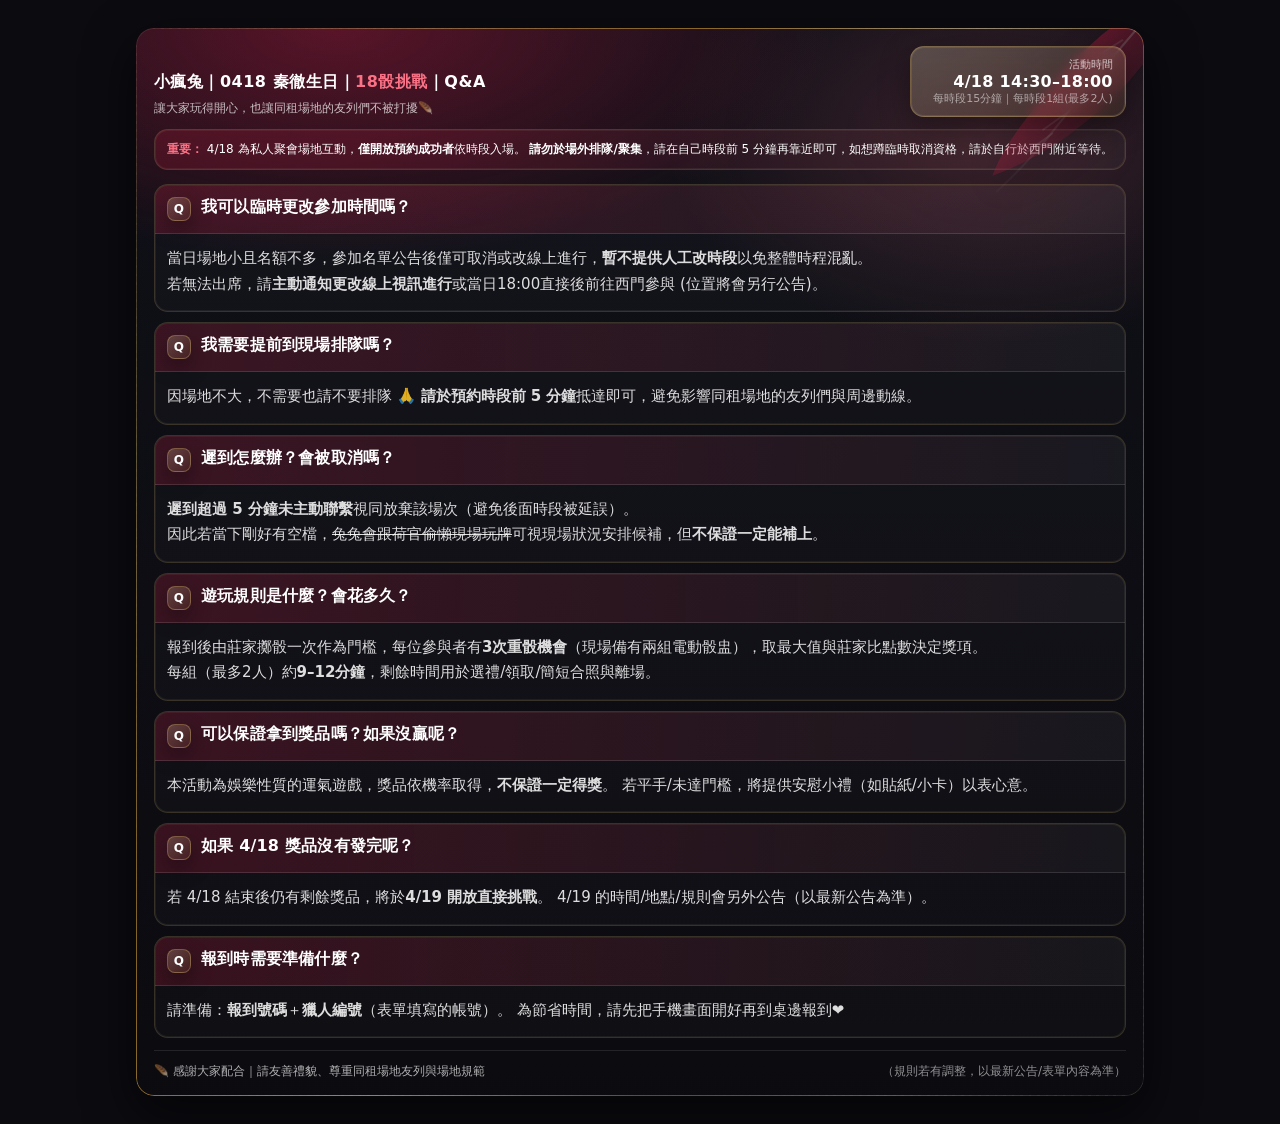
<file: 0418-Happy-birthday.html>
<!doctype html>
<html lang="zh-Hant">

<head>
  <meta charset="utf-8" />
  <meta name="viewport" content="width=device-width, initial-scale=1" />
  <meta name="color-scheme" content="dark" />
  <title>小瘋兔｜0418 秦徹生日｜心跳加4激秦18骰挑戰 Q&A</title>
  <meta name="description" content="0418 秦徹生日應援｜18骰挑戰｜預約制 Q&A 說明" />
</head>

<body style="margin:0; background:#0b0b10;">
  <!-- 讓整頁置中＋上下留白 -->
  <main style="min-height:100vh; display:flex; align-items:flex-start; justify-content:center;">

    <!-- QA 說明（同風格：紅黑漸層＋羽毛＋金箔框）｜可直接貼到表單說明/網站 -->
    <div style="
  --red:#e11d48;
  --red2:#fb7185;
  --black:#0b0b10;
  --ink:#101018;
  --line:rgba(255,255,255,.12);
  --muted:rgba(255,255,255,.72);

  /* premium gold foil */
  --gold1:#f6e7b8;
  --gold2:#d7b86a;
  --gold3:#a67c2b;
  --gold4:#7a5a1f;

  font-family:system-ui,-apple-system,Segoe UI,Roboto,'Noto Sans TC',Arial;
  background:#0b0b10;
  padding:28px;
  color:#fff;
">

      <div style="
    position:relative;
    max-width:980px;
    margin:0 auto;
    padding:18px 18px 16px;
    border-radius:18px;
    background:
      radial-gradient(900px 420px at 20% 0%, rgba(225,29,72,.35), transparent 55%),
      radial-gradient(600px 380px at 85% 10%, rgba(251,113,133,.18), transparent 55%),
      linear-gradient(180deg, rgba(16,16,24,.98), rgba(11,11,16,.98));
    box-shadow:0 18px 50px rgba(0,0,0,.55);
    overflow:hidden;
  ">

        <!-- GOLD FOIL FRAME -->
        <div style="
      position:absolute; inset:0; border-radius:18px; padding:1px;
      background:
        linear-gradient(120deg,
          rgba(246,231,184,.10) 0%,
          rgba(215,184,106,.55) 18%,
          rgba(166,124,43,.95) 35%,
          rgba(246,231,184,.65) 52%,
          rgba(122,90,31,.95) 70%,
          rgba(215,184,106,.55) 84%,
          rgba(246,231,184,.12) 100%),
        repeating-linear-gradient(135deg,
          rgba(255,255,255,.05) 0 2px,
          rgba(0,0,0,0) 2px 6px);
      pointer-events:none;
      -webkit-mask:
        linear-gradient(#000 0 0) content-box,
        linear-gradient(#000 0 0);
      -webkit-mask-composite:xor;
              mask-composite:exclude;
      opacity:.85;
      filter:drop-shadow(0 10px 18px rgba(0,0,0,.55));
    "></div>

        <!-- Feather (top-right) -->
        <svg width="240" height="240" viewBox="0 0 260 260"
          style="position:absolute; top:-46px; right:-56px; opacity:.40; filter:drop-shadow(0 10px 18px rgba(0,0,0,.55)); pointer-events:none;">
          <defs>
            <linearGradient id="featherGradFAQ" x1="0" y1="0" x2="1" y2="1">
              <stop offset="0" stop-color="#fb7185" stop-opacity="0.95" />
              <stop offset="0.35" stop-color="#e11d48" stop-opacity="0.85" />
              <stop offset="1" stop-color="#0b0b10" stop-opacity="0.2" />
            </linearGradient>
            <linearGradient id="featherStemFAQ" x1="0" y1="0" x2="0" y2="1">
              <stop offset="0" stop-color="#ffffff" stop-opacity="0.45" />
              <stop offset="1" stop-color="#ffffff" stop-opacity="0.06" />
            </linearGradient>
          </defs>
          <path d="M205 28 C160 40, 110 98, 78 140 C58 165, 43 188, 35 210
               C66 199, 94 183, 119 165 C165 132, 206 86, 220 54
               C226 41, 220 24, 205 28Z" fill="url(#featherGradFAQ)" />
          <path d="M210 30 C170 74, 132 122, 94 170 C76 192, 55 213, 40 227" fill="none" stroke="url(#featherStemFAQ)"
            stroke-width="2.2" stroke-linecap="round" />
          <g stroke="#fff" stroke-opacity=".22" stroke-linecap="round">
            <path d="M176 63 L152 78" stroke-width="2" />
            <path d="M165 78 L138 96" stroke-width="2" />
            <path d="M150 96 L122 115" stroke-width="2" />
            <path d="M136 115 L106 136" stroke-width="2" />
            <path d="M118 140 L90 160" stroke-width="2" />
            <path d="M100 164 L70 186" stroke-width="2" />
          </g>
        </svg>

        <!-- Header -->
        <div style="display:flex; align-items:flex-end; justify-content:space-between; gap:12px; position:relative;">
          <div>
            <h2 style="margin:0; font-size:16px; letter-spacing:.5px; color:#fff;">
              小瘋兔｜0418 秦徹生日｜<span style="color:var(--red2); font-weight:800;">18骰挑戰</span>｜Q&A
            </h2>
            <div style="margin-top:6px; font-size:12px; color:var(--muted); line-height:1.5;">
              讓大家玩得開心，也讓同租場地的友列們不被打擾🪶
            </div>
          </div>

          <div style="
        text-align:right;
        padding:10px 12px;
        border-radius:14px;
        background:
          linear-gradient(135deg, rgba(246,231,184,.20), rgba(166,124,43,.10)),
          linear-gradient(180deg, rgba(255,255,255,.06), rgba(255,255,255,.02));
        border:1px solid rgba(215,184,106,.35);
        box-shadow:0 10px 30px rgba(0,0,0,.35), 0 0 0 1px rgba(246,231,184,.10) inset;
        backdrop-filter:blur(6px);
        color:#fff;
        min-width:190px;
      ">
            <div style="font-size:11px; color:rgba(255,255,255,.72);">活動時間</div>
            <div style="font-size:16px; font-weight:900; letter-spacing:.3px; color:#fff;">4/18 14:30–18:00</div>
            <div style="font-size:11px; color:rgba(255,255,255,.55);">每時段15分鐘｜每時段1組(最多2人)</div>
          </div>
        </div>

        <!-- Notice pill -->
        <div style="
      margin-top:12px;
      padding:10px 12px;
      border-radius:14px;
      background:linear-gradient(90deg, rgba(225,29,72,.18), rgba(255,255,255,.03));
      border:1px solid rgba(215,184,106,.18);
      color:#fff;
      font-size:12px;
      line-height:1.6;
      box-shadow:0 0 0 1px rgba(246,231,184,.06) inset;
    ">
          <span style="color:var(--red2); font-weight:800;">重要：</span>
          4/18 為私人聚會場地互動，<b style="font-weight:800;">僅開放預約成功者</b>依時段入場。
          <b style="font-weight:800;">請勿於場外排隊/聚集</b>，請在自己時段前 5 分鐘再靠近即可，如想蹲臨時取消資格，請於自行於西門附近等待。
        </div>

        <!-- FAQ cards -->
        <div style="margin-top:14px; display:grid; grid-template-columns:1fr; gap:10px;">

          <!-- Card template -->
          <div style="
        border-radius:14px;
        border:1px solid rgba(215,184,106,.20);
        background:rgba(255,255,255,.02);
        box-shadow:0 0 0 1px rgba(246,231,184,.06) inset;
        overflow:hidden;
      ">
            <div style="
          padding:12px 12px;
          background:linear-gradient(90deg, rgba(225,29,72,.20), rgba(255,255,255,.03));
          border-bottom:1px solid var(--line);
          display:flex; gap:10px; align-items:flex-start;
        ">
              <div style="
            width:22px; height:22px; border-radius:8px;
            background:linear-gradient(135deg, rgba(246,231,184,.22), rgba(166,124,43,.10));
            border:1px solid rgba(215,184,106,.35);
            box-shadow:0 8px 20px rgba(0,0,0,.35);
            display:flex; align-items:center; justify-content:center;
            font-size:12px; font-weight:900; color:#fff; flex:0 0 auto;
          ">Q</div>
              <div style="font-weight:800; letter-spacing:.2px;">我可以臨時更改參加時間嗎？</div>
            </div>
            <div style="padding:12px 12px 14px; color:rgba(255,255,255,.86); font-size:15px; line-height:1.7;">
              當日場地小且名額不多，參加名單公告後僅可取消或改線上進行，<b style="font-weight:900;">暫不提供人工改時段</b>以免整體時程混亂。<br />
              若無法出席，請<b style="font-weight:900;">主動通知更改線上視訊進行</b>或當日18:00直接後前往西門參與 (位置將會另行公告)。
            </div>
          </div>

          <div style="
        border-radius:14px;
        border:1px solid rgba(215,184,106,.20);
        background:rgba(255,255,255,.02);
        box-shadow:0 0 0 1px rgba(246,231,184,.06) inset;
        overflow:hidden;
      ">
            <div style="
          padding:12px 12px;
          background:linear-gradient(90deg, rgba(225,29,72,.20), rgba(255,255,255,.03));
          border-bottom:1px solid var(--line);
          display:flex; gap:10px; align-items:flex-start;
        ">
              <div style="
            width:22px; height:22px; border-radius:8px;
            background:linear-gradient(135deg, rgba(246,231,184,.22), rgba(166,124,43,.10));
            border:1px solid rgba(215,184,106,.35);
            box-shadow:0 8px 20px rgba(0,0,0,.35);
            display:flex; align-items:center; justify-content:center;
            font-size:12px; font-weight:900; color:#fff;
          ">Q</div>
              <div style="font-weight:800; letter-spacing:.2px;">我需要提前到現場排隊嗎？</div>
            </div>
            <div style="padding:12px 12px 14px; color:rgba(255,255,255,.86); font-size:15px; line-height:1.7;">
              因場地不大，不需要也請不要排隊 🙏
              <b style="font-weight:900;">請於預約時段前 5 分鐘</b>抵達即可，避免影響同租場地的友列們與周邊動線。
            </div>
          </div>

          <div style="
        border-radius:14px;
        border:1px solid rgba(215,184,106,.20);
        background:rgba(255,255,255,.02);
        box-shadow:0 0 0 1px rgba(246,231,184,.06) inset;
        overflow:hidden;
      ">
            <div style="
          padding:12px 12px;
          background:linear-gradient(90deg, rgba(225,29,72,.20), rgba(255,255,255,.03));
          border-bottom:1px solid var(--line);
          display:flex; gap:10px; align-items:flex-start;
        ">
              <div style="
            width:22px; height:22px; border-radius:8px;
            background:linear-gradient(135deg, rgba(246,231,184,.22), rgba(166,124,43,.10));
            border:1px solid rgba(215,184,106,.35);
            box-shadow:0 8px 20px rgba(0,0,0,.35);
            display:flex; align-items:center; justify-content:center;
            font-size:12px; font-weight:900; color:#fff;
          ">Q</div>
              <div style="font-weight:800; letter-spacing:.2px;">遲到怎麼辦？會被取消嗎？</div>
            </div>
            <div style="padding:12px 12px 14px; color:rgba(255,255,255,.86); font-size:15px; line-height:1.7;">
              <b style="font-weight:900;">遲到超過 5 分鐘未主動聯繫</b>視同放棄該場次（避免後面時段被延誤）。<br />
              因此若當下剛好有空檔，<del>兔兔會跟荷官偷懶現場玩牌</del>可視現場狀況安排候補，但<b style="font-weight:900;">不保證一定能補上</b>。
            </div>
          </div>

          <div style="
        border-radius:14px;
        border:1px solid rgba(215,184,106,.20);
        background:rgba(255,255,255,.02);
        box-shadow:0 0 0 1px rgba(246,231,184,.06) inset;
        overflow:hidden;
      ">
            <div style="
          padding:12px 12px;
          background:linear-gradient(90deg, rgba(225,29,72,.20), rgba(255,255,255,.03));
          border-bottom:1px solid var(--line);
          display:flex; gap:10px; align-items:flex-start;
        ">
              <div style="
            width:22px; height:22px; border-radius:8px;
            background:linear-gradient(135deg, rgba(246,231,184,.22), rgba(166,124,43,.10));
            border:1px solid rgba(215,184,106,.35);
            box-shadow:0 8px 20px rgba(0,0,0,.35);
            display:flex; align-items:center; justify-content:center;
            font-size:12px; font-weight:900; color:#fff;
          ">Q</div>
              <div style="font-weight:800; letter-spacing:.2px;">遊玩規則是什麼？會花多久？</div>
            </div>
            <div style="padding:12px 12px 14px; color:rgba(255,255,255,.86); font-size:15px; line-height:1.7;">
              報到後由莊家擲骰一次作為門檻，每位參與者有<b style="font-weight:900;">3次重骰機會</b>（現場備有兩組電動骰盅），取最大值與莊家比點數決定獎項。<br />
              每組（最多2人）約<b style="font-weight:900;">9–12分鐘</b>，剩餘時間用於選禮/領取/簡短合照與離場。
            </div>
          </div>

          <div style="
        border-radius:14px;
        border:1px solid rgba(215,184,106,.20);
        background:rgba(255,255,255,.02);
        box-shadow:0 0 0 1px rgba(246,231,184,.06) inset;
        overflow:hidden;
      ">
            <div style="
          padding:12px 12px;
          background:linear-gradient(90deg, rgba(225,29,72,.20), rgba(255,255,255,.03));
          border-bottom:1px solid var(--line);
          display:flex; gap:10px; align-items:flex-start;
        ">
              <div style="
            width:22px; height:22px; border-radius:8px;
            background:linear-gradient(135deg, rgba(246,231,184,.22), rgba(166,124,43,.10));
            border:1px solid rgba(215,184,106,.35);
            box-shadow:0 8px 20px rgba(0,0,0,.35);
            display:flex; align-items:center; justify-content:center;
            font-size:12px; font-weight:900; color:#fff;
          ">Q</div>
              <div style="font-weight:800; letter-spacing:.2px;">可以保證拿到獎品嗎？如果沒贏呢？</div>
            </div>
            <div style="padding:12px 12px 14px; color:rgba(255,255,255,.86); font-size:15px; line-height:1.7;">
              本活動為娛樂性質的運氣遊戲，獎品依機率取得，<b style="font-weight:900;">不保證一定得獎</b>。
              若平手/未達門檻，將提供安慰小禮（如貼紙/小卡）以表心意。
            </div>
          </div>

          <div style="
        border-radius:14px;
        border:1px solid rgba(215,184,106,.20);
        background:rgba(255,255,255,.02);
        box-shadow:0 0 0 1px rgba(246,231,184,.06) inset;
        overflow:hidden;
      ">
            <div style="
          padding:12px 12px;
          background:linear-gradient(90deg, rgba(225,29,72,.20), rgba(255,255,255,.03));
          border-bottom:1px solid var(--line);
          display:flex; gap:10px; align-items:flex-start;
        ">
              <div style="
            width:22px; height:22px; border-radius:8px;
            background:linear-gradient(135deg, rgba(246,231,184,.22), rgba(166,124,43,.10));
            border:1px solid rgba(215,184,106,.35);
            box-shadow:0 8px 20px rgba(0,0,0,.35);
            display:flex; align-items:center; justify-content:center;
            font-size:12px; font-weight:900; color:#fff;
          ">Q</div>
              <div style="font-weight:800; letter-spacing:.2px;">如果 4/18 獎品沒有發完呢？</div>
            </div>
            <div style="padding:12px 12px 14px; color:rgba(255,255,255,.86); font-size:15px; line-height:1.7;">
              若 4/18 結束後仍有剩餘獎品，將於<b style="font-weight:900;">4/19 開放直接挑戰</b>。
              4/19 的時間/地點/規則會另外公告（以最新公告為準）。
            </div>
          </div>

          <div style="
        border-radius:14px;
        border:1px solid rgba(215,184,106,.20);
        background:rgba(255,255,255,.02);
        box-shadow:0 0 0 1px rgba(246,231,184,.06) inset;
        overflow:hidden;
      ">
            <div style="
          padding:12px 12px;
          background:linear-gradient(90deg, rgba(225,29,72,.20), rgba(255,255,255,.03));
          border-bottom:1px solid var(--line);
          display:flex; gap:10px; align-items:flex-start;
        ">
              <div style="
            width:22px; height:22px; border-radius:8px;
            background:linear-gradient(135deg, rgba(246,231,184,.22), rgba(166,124,43,.10));
            border:1px solid rgba(215,184,106,.35);
            box-shadow:0 8px 20px rgba(0,0,0,.35);
            display:flex; align-items:center; justify-content:center;
            font-size:12px; font-weight:900; color:#fff;
          ">Q</div>
              <div style="font-weight:800; letter-spacing:.2px;">報到時需要準備什麼？</div>
            </div>
            <div style="padding:12px 12px 14px; color:rgba(255,255,255,.86); font-size:15px; line-height:1.7;">
              請準備：<b style="font-weight:900;">報到號碼</b>＋<b style="font-weight:900;">獵人編號</b>（表單填寫的帳號）。
              為節省時間，請先把手機畫面開好再到桌邊報到❤️
            </div>
          </div>

        </div>

        <!-- Footer -->
        <div style="
      margin-top:12px;
      padding-top:12px;
      border-top:1px solid rgba(255,255,255,.10);
      display:flex; align-items:center; justify-content:space-between; gap:10px; flex-wrap:wrap;
      color:rgba(255,255,255,.68);
      font-size:12px;
    ">
          <div>🪶 感謝大家配合｜請友善禮貌、尊重同租場地友列與場地規範</div>
          <div style="color:rgba(255,255,255,.55);">（規則若有調整，以最新公告/表單內容為準）</div>
        </div>

      </div>
    </div>

  </main>
</body>

</html>
</file>
